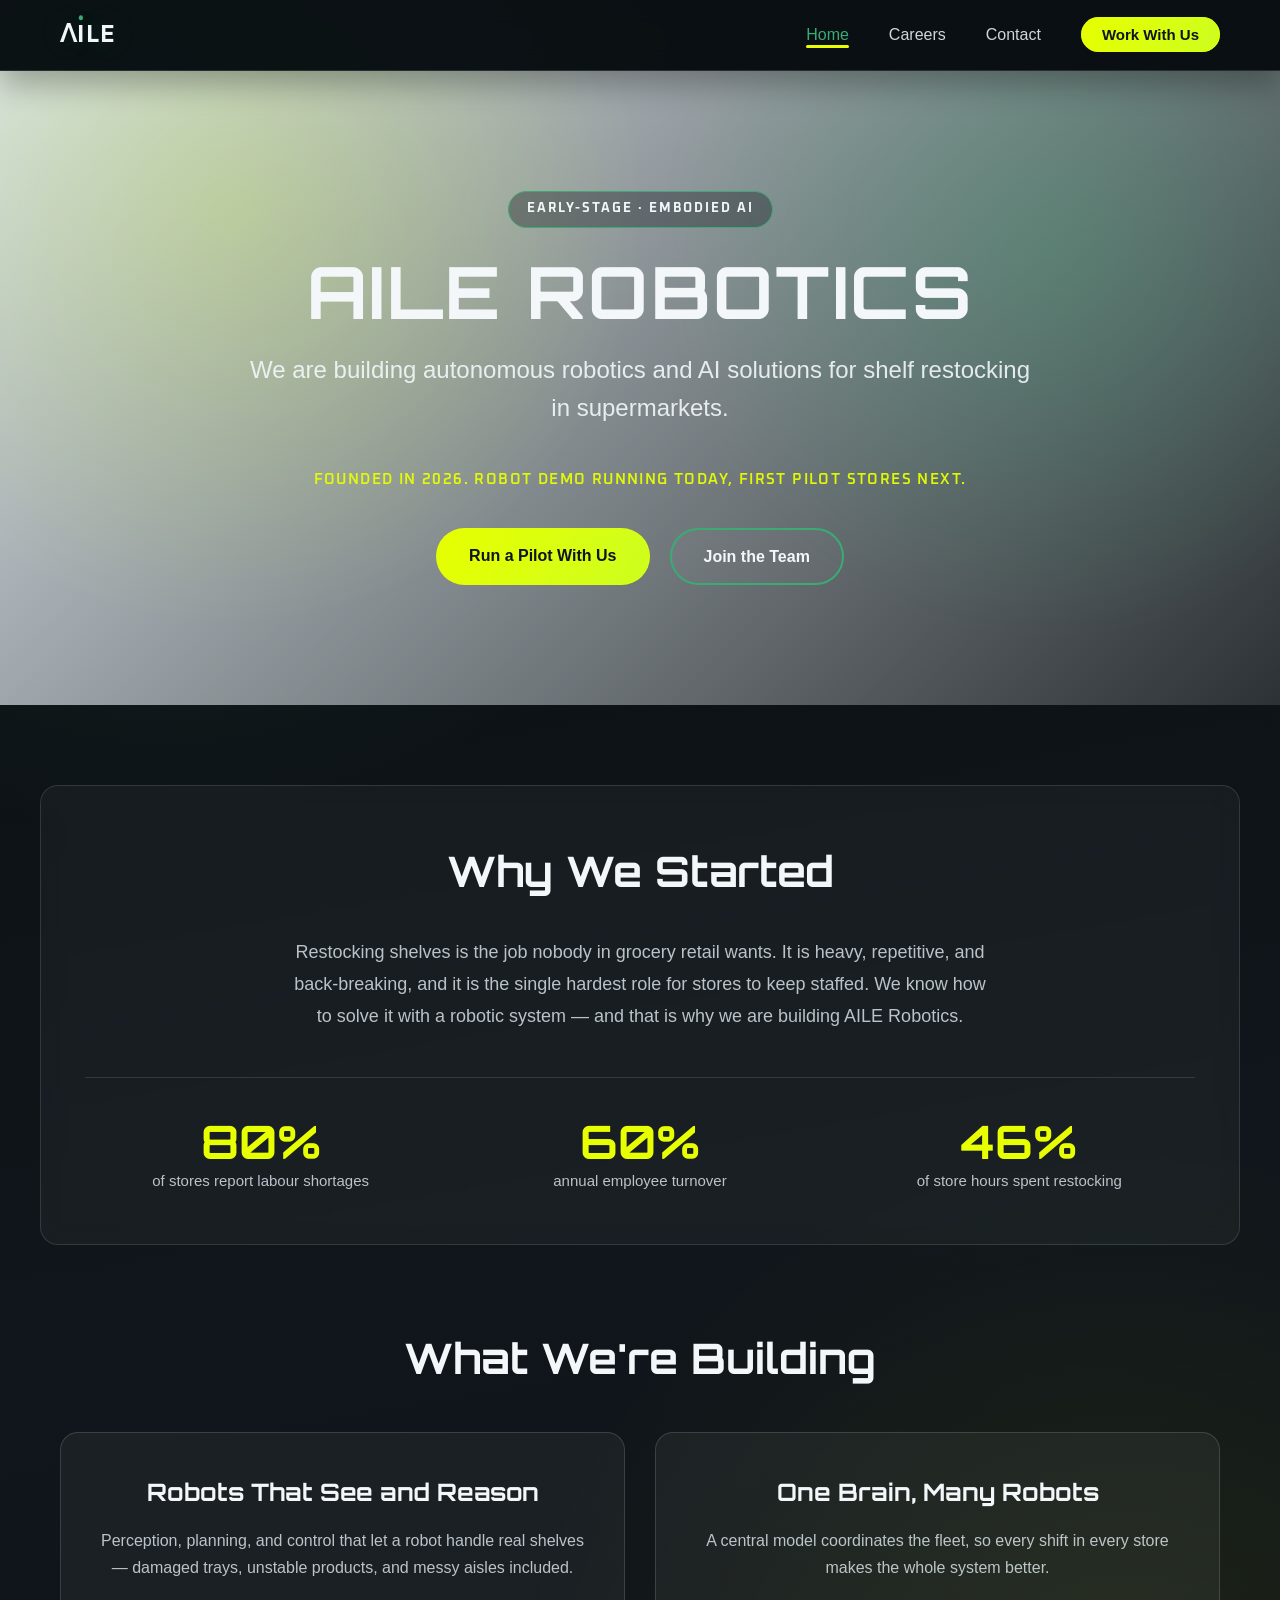
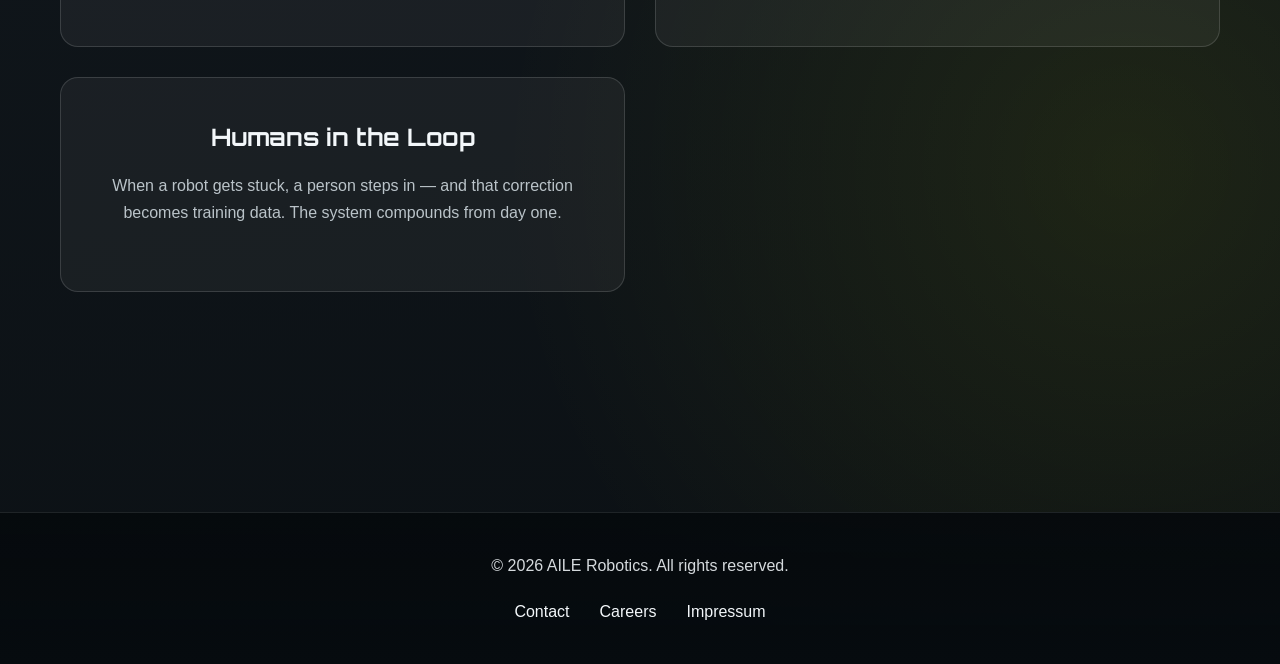
<file: index.html>
<!DOCTYPE html>
<html lang="en">
<head>
    <meta charset="UTF-8">
    <meta name="viewport" content="width=device-width, initial-scale=1.0">
    <title>AILE Robotics</title>
    <meta name="description" content="AILE Robotics is an early-stage startup building autonomous robotics and AI for shelf restocking in supermarkets.">
    <link rel="stylesheet" href="styles.css">
</head>
<body>
    <!-- Navigation -->
    <nav class="navbar">
        <div class="nav-container">
            <div class="logo">Ʌ<span class="logo-i">I</span>LE</div>
            <ul class="nav-menu">
                <li><a href="index.html" class="nav-link active">Home</a></li>
                <li><a href="jobs.html" class="nav-link">Careers</a></li>
                <li><a href="contact.html" class="nav-link">Contact</a></li>
                <li><a href="contact.html?subject=Pilot+Project+Inquiry" class="nav-cta">Work With Us</a></li>
            </ul>
        </div>
    </nav>

    <!-- Hero Section -->
    <section class="hero">
        <div class="hero-content">
            <span class="hero-tag">Early-Stage · Embodied AI</span>
            <h1>AILE ROBOTICS</h1>
            <p>We are building autonomous robotics and AI solutions for shelf restocking in supermarkets.</p>
            <p class="hero-note">Founded in 2026. Robot demo running today, first pilot stores next.</p>
            <div class="hero-buttons">
                <a href="contact.html?subject=Pilot+Project+Inquiry" class="btn btn-primary">Run a Pilot With Us</a>
                <a href="jobs.html" class="btn btn-secondary">Join the Team</a>
            </div>
        </div>
    </section>

    <!-- Problem Section -->
    <section class="about">
        <div class="container">
            <h2>Why We Started</h2>
            <p>Restocking shelves is the job nobody in grocery retail wants. It is heavy, repetitive, and back-breaking, and it is the single hardest role for stores to keep staffed. We know how to solve it with a robotic system — and that is why we are building AILE Robotics.</p>
            <div class="stats-grid">
                <div class="stat">
                    <span class="stat-number">80%</span>
                    <span class="stat-label">of stores report labour shortages</span>
                </div>
                <div class="stat">
                    <span class="stat-number">60%</span>
                    <span class="stat-label">annual employee turnover</span>
                </div>
                <div class="stat">
                    <span class="stat-number">46%</span>
                    <span class="stat-label">of store hours spent restocking</span>
                </div>
            </div>
        </div>
    </section>

    <!-- What We're Building -->
    <section class="build">
        <div class="container">
            <h2>What We're Building</h2>
            <div class="options-grid build-grid">
                <div class="option-card">
                    <h3>Robots That See and Reason</h3>
                    <p>Perception, planning, and control that let a robot handle real shelves — damaged trays, unstable products, and messy aisles included.</p>
                </div>
                <div class="option-card">
                    <h3>One Brain, Many Robots</h3>
                    <p>A central model coordinates the fleet, so every shift in every store makes the whole system better.</p>
                </div>
                <div class="option-card">
                    <h3>Humans in the Loop</h3>
                    <p>When a robot gets stuck, a person steps in — and that correction becomes training data. The system compounds from day one.</p>
                </div>
            </div>
        </div>
    </section>

    <!-- Footer -->
    <footer class="footer">
        <div class="footer-content">
            <p>&copy; 2026 AILE Robotics. All rights reserved.</p>
            <ul class="footer-links">
                <li><a href="contact.html">Contact</a></li>
                <li><a href="jobs.html">Careers</a></li>
            <li><a href="impressum.html">Impressum</a></li>
            </ul>
        </div>
    </footer>
</body>
</html>
</file>
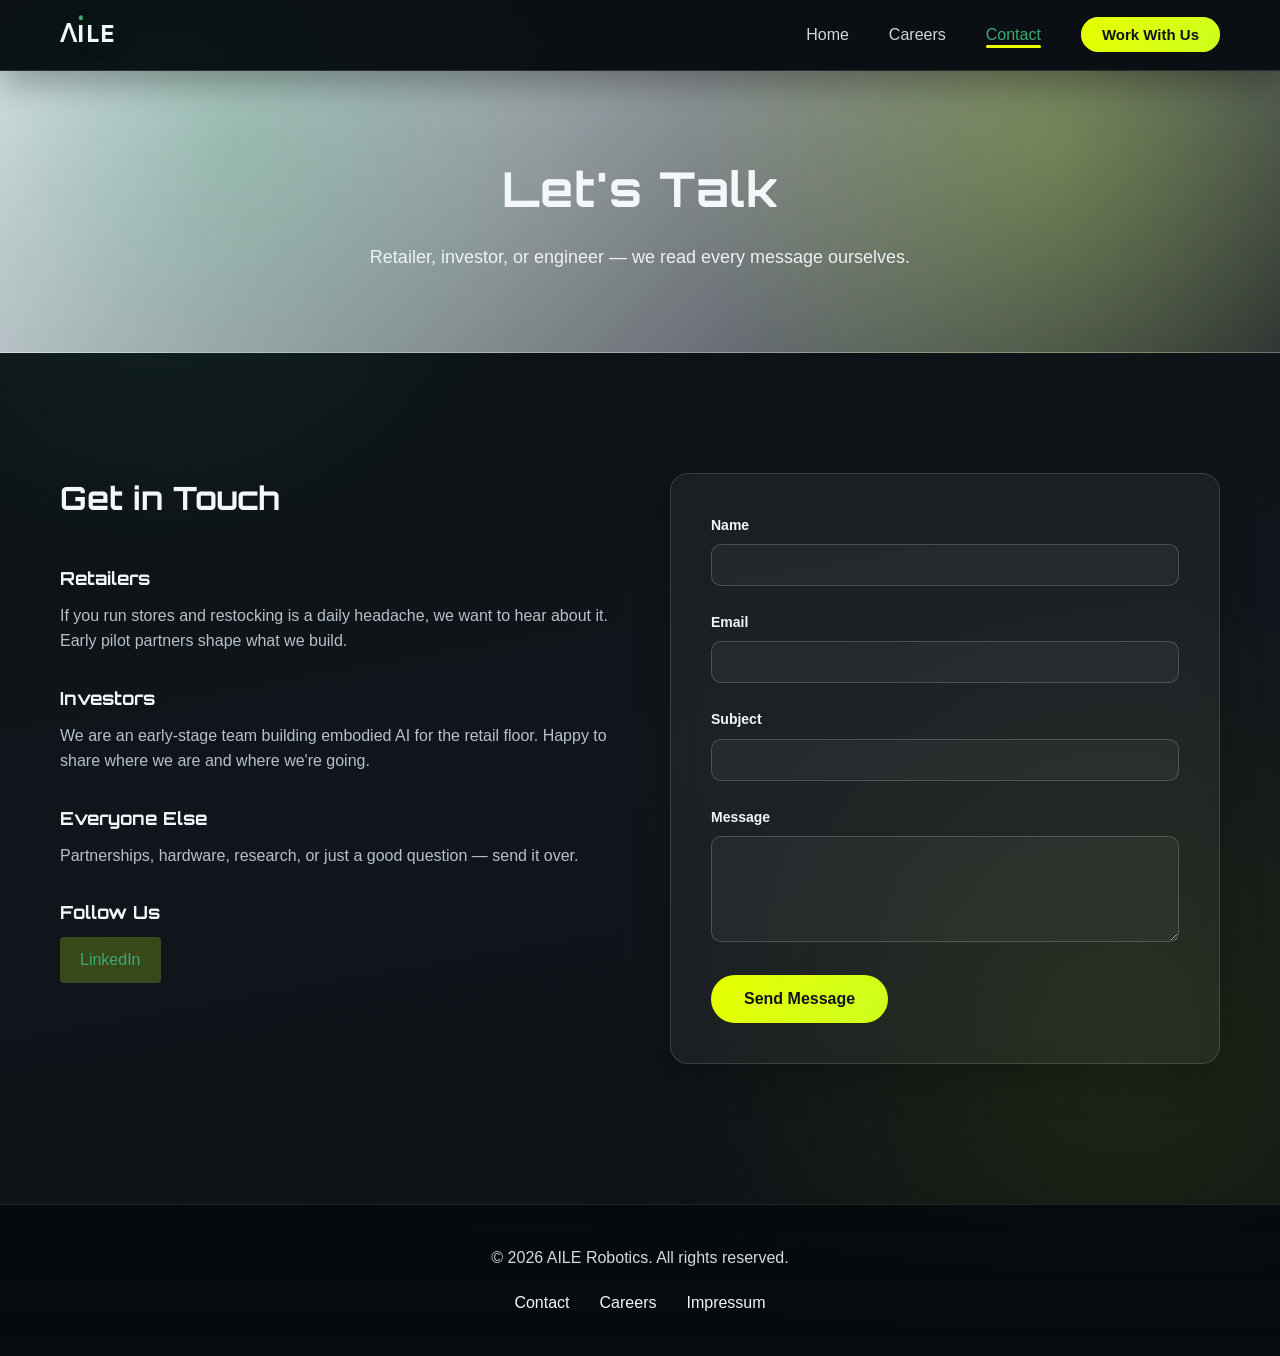
<file: contact.html>
<!DOCTYPE html>
<html lang="en">
<head>
    <meta charset="UTF-8">
    <meta name="viewport" content="width=device-width, initial-scale=1.0">
    <title>Contact - AILE Robotics</title>
    <link rel="stylesheet" href="styles.css">
</head>
<body>
    <!-- Navigation -->
    <nav class="navbar">
        <div class="nav-container">
            <div class="logo">Ʌ<span class="logo-i">I</span>LE</div>
            <ul class="nav-menu">
                <li><a href="index.html" class="nav-link">Home</a></li>
                <li><a href="jobs.html" class="nav-link">Careers</a></li>
                <li><a href="contact.html" class="nav-link active">Contact</a></li>
                <li><a href="contact.html?subject=Pilot+Project+Inquiry" class="nav-cta">Work With Us</a></li>
            </ul>
        </div>
    </nav>

    <!-- Page Header -->
    <section class="page-header">
        <h1>Let's Talk</h1>
        <p>Retailer, investor, or engineer — we read every message ourselves.</p>
    </section>

    <!-- Contact Section -->
    <section class="contact-section">
        <div class="container">
            <div class="contact-wrapper">
                <!-- Contact Information -->
                <div class="contact-info">
                    <h2>Get in Touch</h2>
                    <div class="info-item">
                        <h3>Retailers</h3>
                        <p>If you run stores and restocking is a daily headache, we want to hear about it. Early pilot partners shape what we build.</p>
                    </div>
                    <div class="info-item">
                        <h3>Investors</h3>
                        <p>We are an early-stage team building embodied AI for the retail floor. Happy to share where we are and where we're going.</p>
                    </div>
                    <div class="info-item">
                        <h3>Everyone Else</h3>
                        <p>Partnerships, hardware, research, or just a good question — send it over.</p>
                    </div>
                    <div class="info-item">
                        <h3>Follow Us</h3>
                        <div class="social-links">
                            <a href="https://www.linkedin.com/company/ailerobotics/" target="_blank" class="social-link">LinkedIn</a>
                        </div>
                    </div>
                </div>

                <!-- Contact Form -->
                <div id="form-status" class="form-status hidden"></div>
                <form class="contact-form" action="https://formsubmit.co/ailerobotics@gmail.com" method="POST">
                    <!-- FormSubmit configuration -->
                    <input type="hidden" name="_subject" value="New message from AILE Robotics website">
                    <input type="hidden" name="_template" value="table">
                    <input type="hidden" name="_captcha" value="true">
                    <input type="hidden" name="_next" value="https://ailerobotics.com/contact.html?sent=1">
                    <!-- Honeypot to reduce spam -->
                    <input type="text" name="_honey" style="display:none">

                    <div class="form-group">
                        <label for="name">Name</label>
                        <input type="text" id="name" name="name" required>
                    </div>
                    <div class="form-group">
                        <label for="email">Email</label>
                        <input type="email" id="email" name="email" required>
                    </div>
                    <div class="form-group">
                        <label for="subject">Subject</label>
                        <input type="text" id="subject" name="subject" required>
                    </div>
                    <div class="form-group">
                        <label for="message">Message</label>
                        <textarea id="message" name="message" rows="5" required></textarea>
                    </div>
                    <button type="submit" class="btn btn-primary">Send Message</button>
                </form>
            </div>
        </div>
    </section>

    <!-- Footer -->
    <footer class="footer">
        <div class="footer-content">
            <p>&copy; 2026 AILE Robotics. All rights reserved.</p>
            <ul class="footer-links">
                <li><a href="contact.html">Contact</a></li>
                <li><a href="jobs.html">Careers</a></li>
            <li><a href="impressum.html">Impressum</a></li>
            </ul>
        </div>
    </footer>

    <script src="script.js"></script>
</body>
</html>
</file>
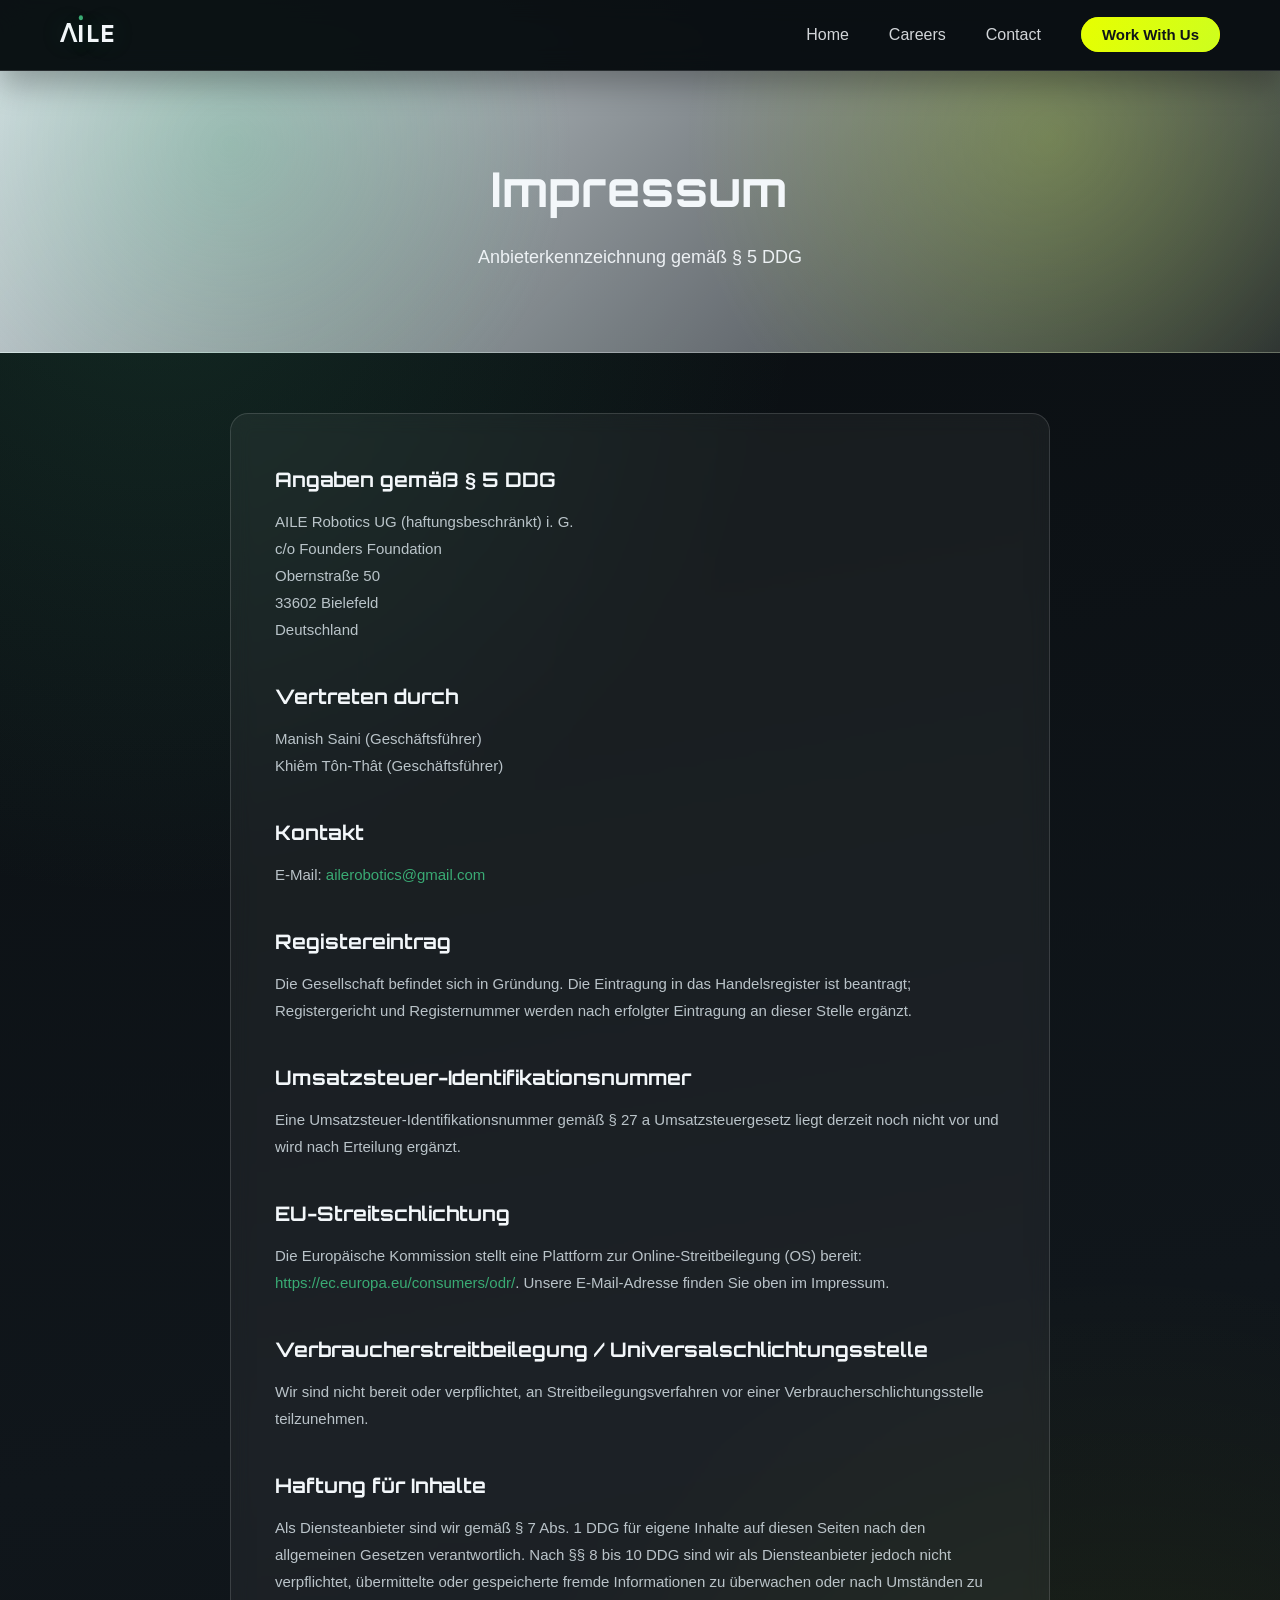
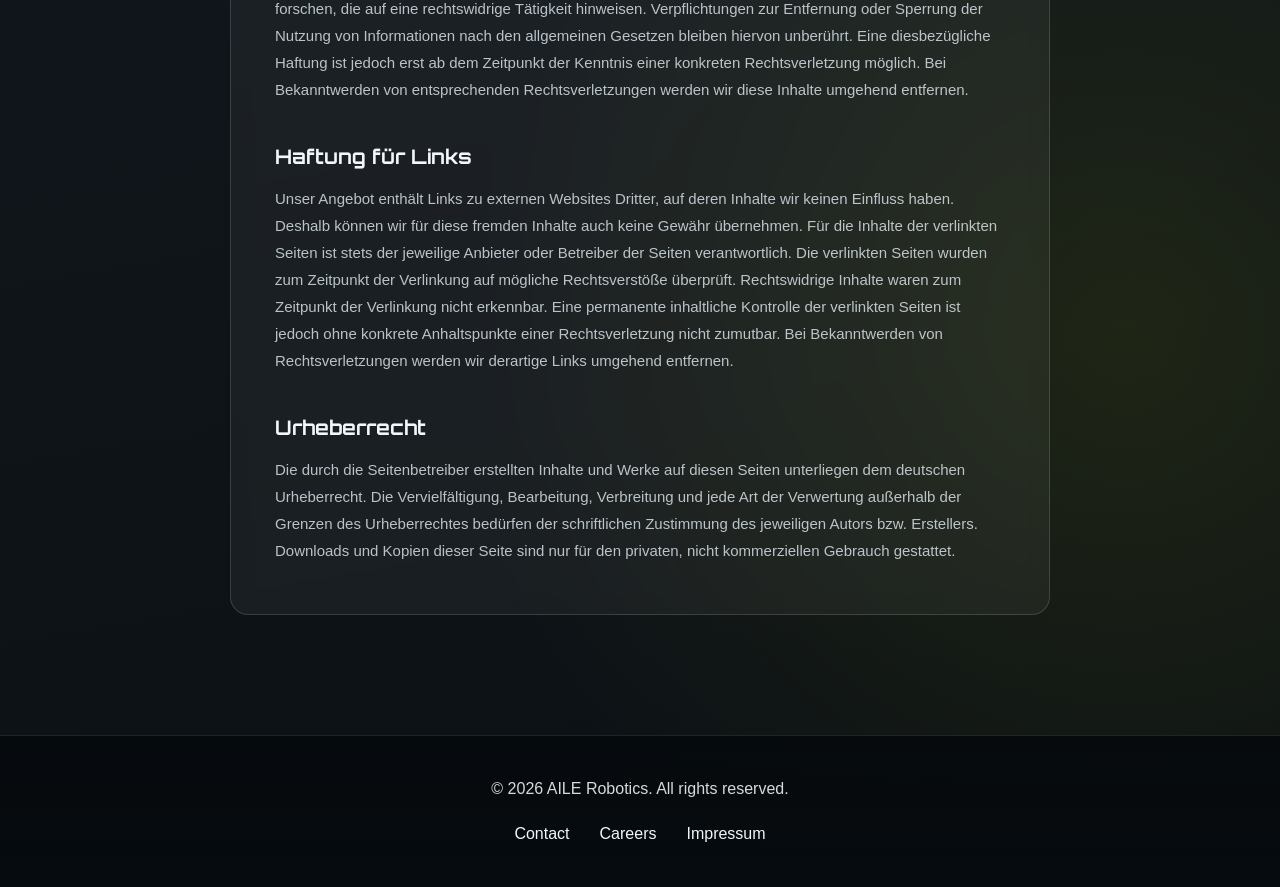
<file: impressum.html>
<!DOCTYPE html>
<html lang="de">
<head>
    <meta charset="UTF-8">
    <meta name="viewport" content="width=device-width, initial-scale=1.0">
    <title>Impressum - AILE Robotics</title>
    <meta name="description" content="Impressum und Anbieterkennzeichnung gemäß § 5 DDG für AILE Robotics.">
    <meta name="robots" content="noindex">
    <link rel="stylesheet" href="styles.css">
</head>
<body>
    <!-- Navigation -->
    <nav class="navbar">
        <div class="nav-container">
            <div class="logo">Ʌ<span class="logo-i">I</span>LE</div>
            <ul class="nav-menu">
                <li><a href="index.html" class="nav-link">Home</a></li>
                <li><a href="jobs.html" class="nav-link">Careers</a></li>
                <li><a href="contact.html" class="nav-link">Contact</a></li>
                <li><a href="contact.html?subject=Pilot+Project+Inquiry" class="nav-cta">Work With Us</a></li>
            </ul>
        </div>
    </nav>

    <!-- Page Header -->
    <section class="page-header">
        <h1>Impressum</h1>
        <p>Anbieterkennzeichnung gemäß § 5 DDG</p>
    </section>

    <!-- Legal Content -->
    <section class="legal-section">
        <div class="container">
            <div class="legal-content">
                <h2>Angaben gemäß § 5 DDG</h2>
                <p>
                    AILE Robotics UG (haftungsbeschränkt) i. G.<br>
                    c/o Founders Foundation<br>
                    Obernstraße 50<br>
                    33602 Bielefeld<br>
                    Deutschland
                </p>

                <h2>Vertreten durch</h2>
                <p>
                    Manish Saini (Geschäftsführer)<br>
                    Khiêm Tôn-Thât (Geschäftsführer)
                </p>

                <h2>Kontakt</h2>
                <p>
                    E-Mail: <a href="mailto:ailerobotics@gmail.com">ailerobotics@gmail.com</a>
                </p>

                <h2>Registereintrag</h2>
                <p>Die Gesellschaft befindet sich in Gründung. Die Eintragung in das Handelsregister ist beantragt; Registergericht und Registernummer werden nach erfolgter Eintragung an dieser Stelle ergänzt.</p>

                <h2>Umsatzsteuer-Identifikationsnummer</h2>
                <p>Eine Umsatzsteuer-Identifikationsnummer gemäß § 27 a Umsatzsteuergesetz liegt derzeit noch nicht vor und wird nach Erteilung ergänzt.</p>

                <h2>EU-Streitschlichtung</h2>
                <p>Die Europäische Kommission stellt eine Plattform zur Online-Streitbeilegung (OS) bereit: <a href="https://ec.europa.eu/consumers/odr/" target="_blank" rel="noopener">https://ec.europa.eu/consumers/odr/</a>. Unsere E-Mail-Adresse finden Sie oben im Impressum.</p>

                <h2>Verbraucherstreitbeilegung / Universalschlichtungsstelle</h2>
                <p>Wir sind nicht bereit oder verpflichtet, an Streitbeilegungsverfahren vor einer Verbraucherschlichtungsstelle teilzunehmen.</p>

                <h2>Haftung für Inhalte</h2>
                <p>Als Diensteanbieter sind wir gemäß § 7 Abs. 1 DDG für eigene Inhalte auf diesen Seiten nach den allgemeinen Gesetzen verantwortlich. Nach §§ 8 bis 10 DDG sind wir als Diensteanbieter jedoch nicht verpflichtet, übermittelte oder gespeicherte fremde Informationen zu überwachen oder nach Umständen zu forschen, die auf eine rechtswidrige Tätigkeit hinweisen. Verpflichtungen zur Entfernung oder Sperrung der Nutzung von Informationen nach den allgemeinen Gesetzen bleiben hiervon unberührt. Eine diesbezügliche Haftung ist jedoch erst ab dem Zeitpunkt der Kenntnis einer konkreten Rechtsverletzung möglich. Bei Bekanntwerden von entsprechenden Rechtsverletzungen werden wir diese Inhalte umgehend entfernen.</p>

                <h2>Haftung für Links</h2>
                <p>Unser Angebot enthält Links zu externen Websites Dritter, auf deren Inhalte wir keinen Einfluss haben. Deshalb können wir für diese fremden Inhalte auch keine Gewähr übernehmen. Für die Inhalte der verlinkten Seiten ist stets der jeweilige Anbieter oder Betreiber der Seiten verantwortlich. Die verlinkten Seiten wurden zum Zeitpunkt der Verlinkung auf mögliche Rechtsverstöße überprüft. Rechtswidrige Inhalte waren zum Zeitpunkt der Verlinkung nicht erkennbar. Eine permanente inhaltliche Kontrolle der verlinkten Seiten ist jedoch ohne konkrete Anhaltspunkte einer Rechtsverletzung nicht zumutbar. Bei Bekanntwerden von Rechtsverletzungen werden wir derartige Links umgehend entfernen.</p>

                <h2>Urheberrecht</h2>
                <p>Die durch die Seitenbetreiber erstellten Inhalte und Werke auf diesen Seiten unterliegen dem deutschen Urheberrecht. Die Vervielfältigung, Bearbeitung, Verbreitung und jede Art der Verwertung außerhalb der Grenzen des Urheberrechtes bedürfen der schriftlichen Zustimmung des jeweiligen Autors bzw. Erstellers. Downloads und Kopien dieser Seite sind nur für den privaten, nicht kommerziellen Gebrauch gestattet.</p>
            </div>
        </div>
    </section>

    <!-- Footer -->
    <footer class="footer">
        <div class="footer-content">
            <p>&copy; 2026 AILE Robotics. All rights reserved.</p>
            <ul class="footer-links">
                <li><a href="contact.html">Contact</a></li>
                <li><a href="jobs.html">Careers</a></li>
                <li><a href="impressum.html">Impressum</a></li>
            </ul>
        </div>
    </footer>
</body>
</html>
</file>
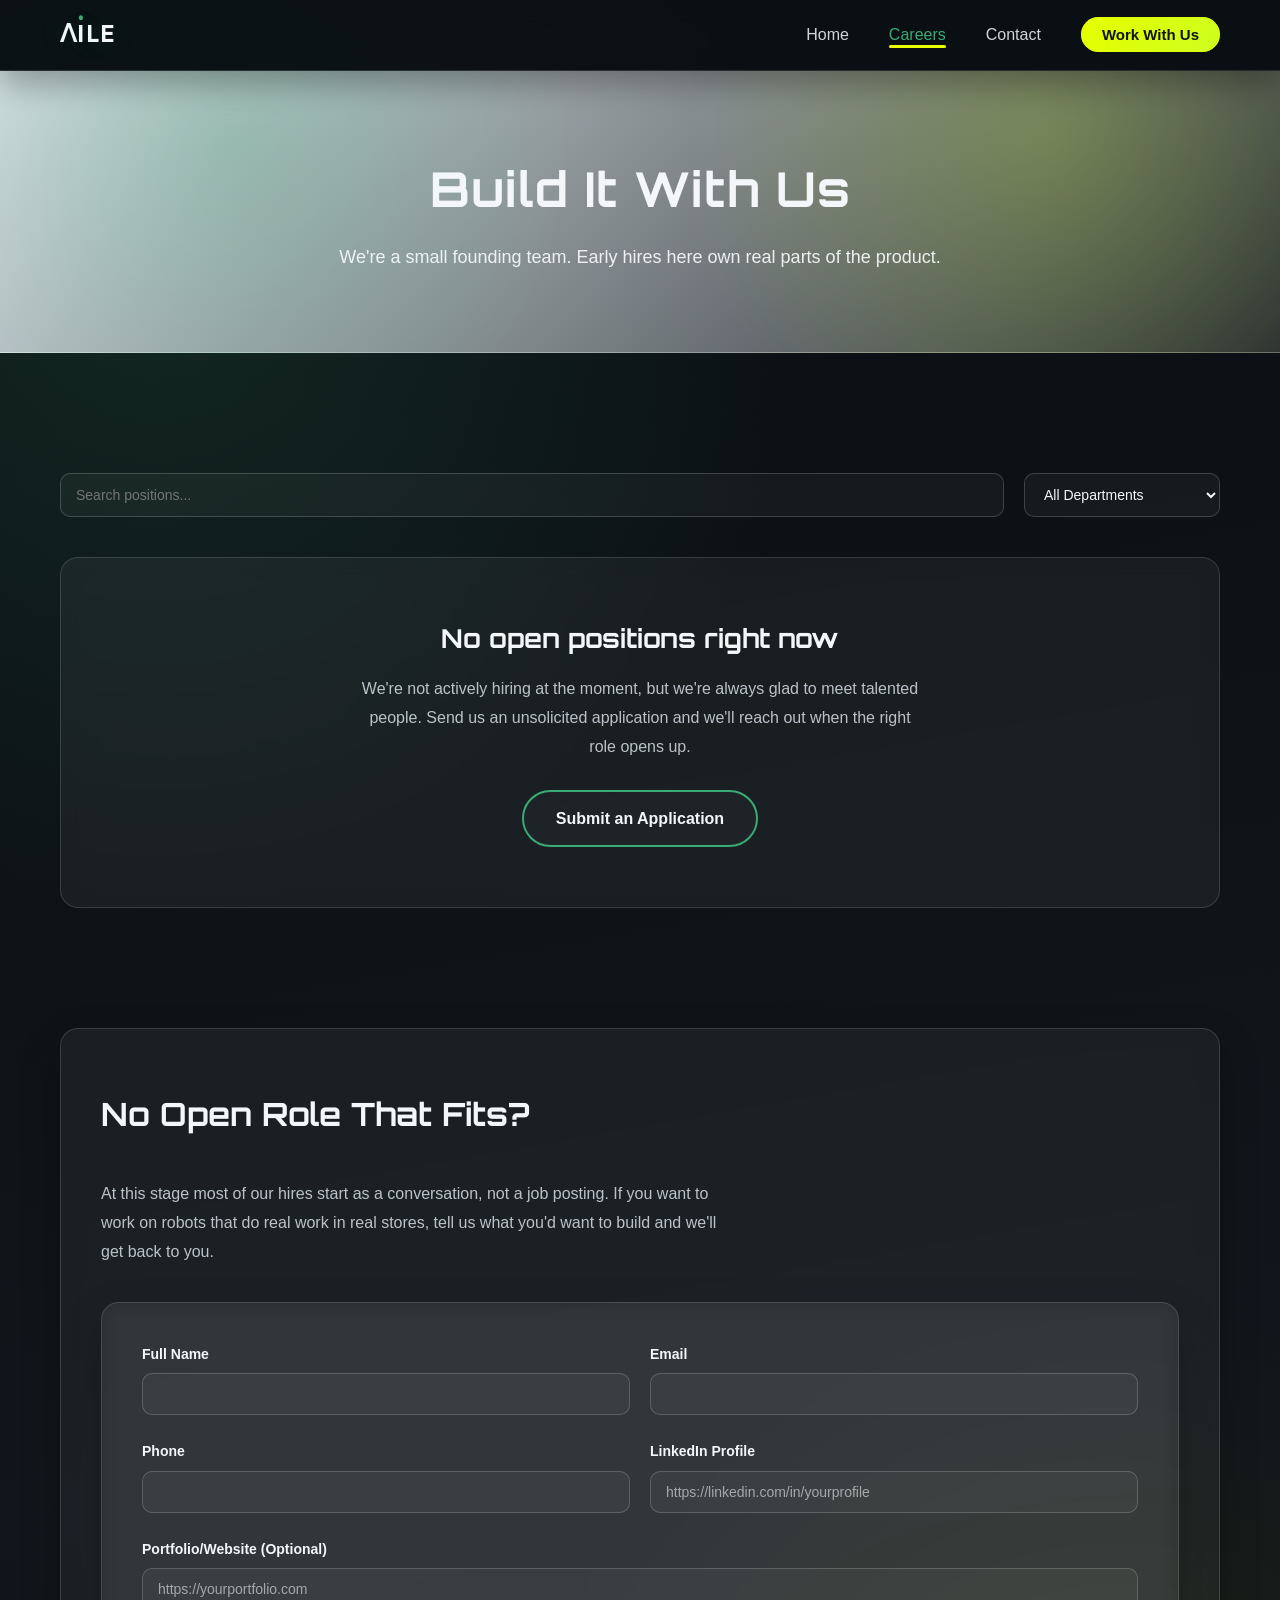
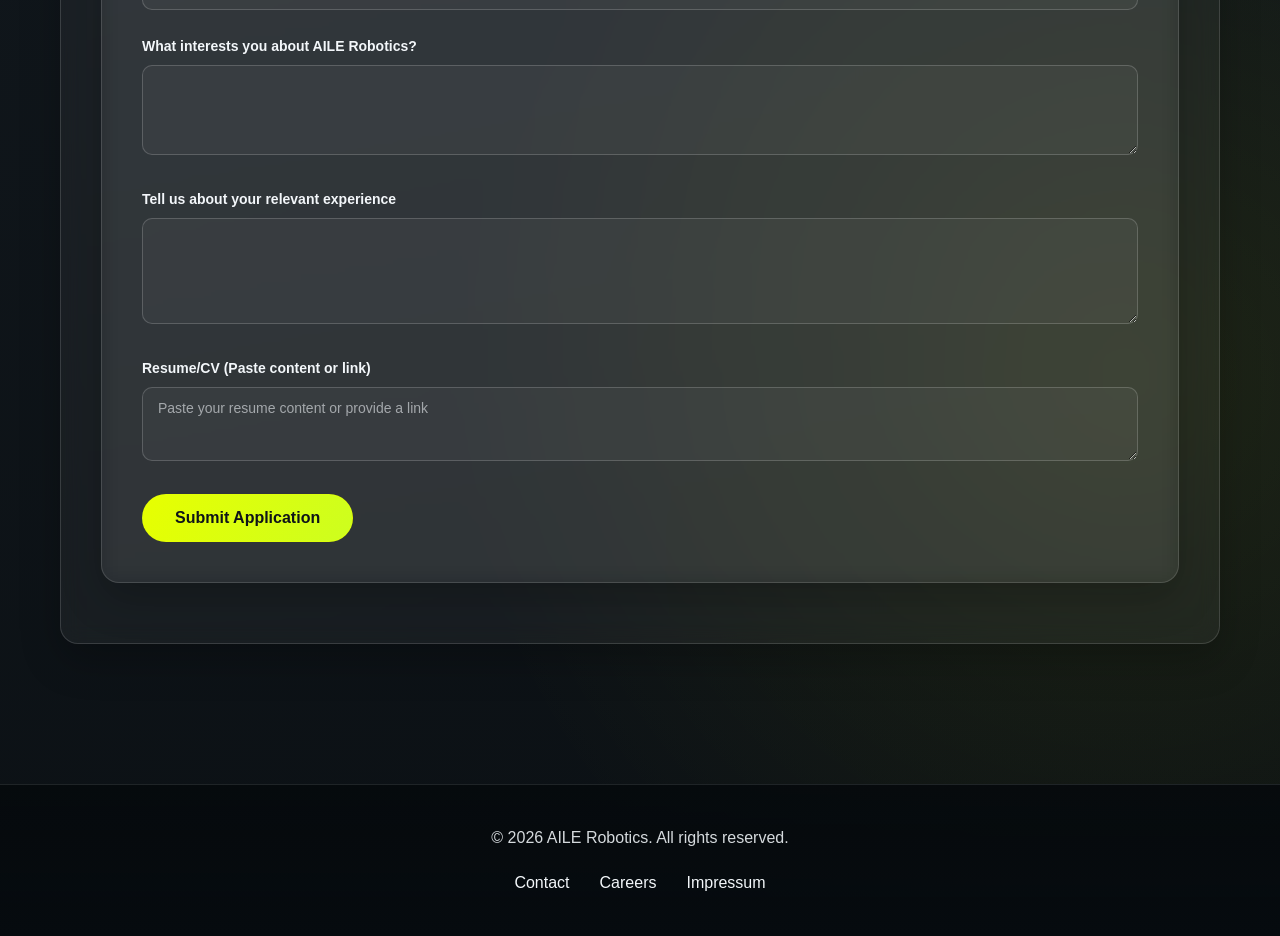
<file: jobs.html>
<!DOCTYPE html>
<html lang="en">
<head>
    <meta charset="UTF-8">
    <meta name="viewport" content="width=device-width, initial-scale=1.0">
    <title>Careers - AILE Robotics</title>
    <link rel="stylesheet" href="styles.css">
</head>
<body>
    <!-- Navigation -->
    <nav class="navbar">
        <div class="nav-container">
            <div class="logo">Ʌ<span class="logo-i">I</span>LE</div>
            <ul class="nav-menu">
                <li><a href="index.html" class="nav-link">Home</a></li>
                <li><a href="jobs.html" class="nav-link active">Careers</a></li>
                <li><a href="contact.html" class="nav-link">Contact</a></li>
                <li><a href="contact.html?subject=Pilot+Project+Inquiry" class="nav-cta">Work With Us</a></li>
            </ul>
        </div>
    </nav>

    <!-- Page Header -->
    <section class="page-header">
        <h1>Build It With Us</h1>
        <p>We're a small founding team. Early hires here own real parts of the product.</p>
    </section>

    <!-- Jobs Section -->
    <section class="jobs-section">
        <div class="container">
            <!-- Job Filters -->
            <div class="filters">
                <input type="text" id="search-jobs" class="search-input" placeholder="Search positions...">
                <select id="filter-dept" class="filter-select">
                    <option value="">All Departments</option>
                    <option value="engineering">Engineering</option>
                    <option value="research">Research</option>
                    <option value="operations">Operations</option>
                    <option value="business">Business Development</option>
                </select>
            </div>

            <!-- Job Listings -->
            <div class="jobs-list" id="jobs-container">
                <!-- Job postings will be loaded here -->
            </div>
        </div>
    </section>

    <!-- Unsolicited Application Section -->
    <section class="connect-section">
        <div class="container">
            <div id="unsolicited-form" class="form-section">
                <h2>No Open Role That Fits?</h2>
                <p style="color: var(--text-secondary); margin-bottom: 35px; max-width: 640px; line-height: 1.8;">At this stage most of our hires start as a conversation, not a job posting. If you want to work on robots that do real work in real stores, tell us what you'd want to build and we'll get back to you.</p>

                <div id="form-status" class="form-status hidden"></div>

                <form class="application-form" action="https://formsubmit.co/ailerobotics@gmail.com" method="POST">
                    <input type="hidden" name="_subject" value="New unsolicited application - AILE Robotics">
                    <input type="hidden" name="_template" value="table">
                    <input type="hidden" name="_captcha" value="true">
                    <input type="hidden" name="_next" value="https://ailerobotics.com/jobs.html?sent=1">
                    <input type="text" name="_honey" style="display:none">

                    <div class="form-row">
                        <div class="form-group">
                            <label for="app-name">Full Name</label>
                            <input type="text" id="app-name" name="name" required>
                        </div>
                        <div class="form-group">
                            <label for="app-email">Email</label>
                            <input type="email" id="app-email" name="email" required>
                        </div>
                    </div>

                    <div class="form-row">
                        <div class="form-group">
                            <label for="app-phone">Phone</label>
                            <input type="tel" id="app-phone" name="phone" required>
                        </div>
                        <div class="form-group">
                            <label for="app-linkedin">LinkedIn Profile</label>
                            <input type="url" id="app-linkedin" name="linkedin" placeholder="https://linkedin.com/in/yourprofile">
                        </div>
                    </div>

                    <div class="form-group">
                        <label for="app-portfolio">Portfolio/Website (Optional)</label>
                        <input type="url" id="app-portfolio" name="portfolio" placeholder="https://yourportfolio.com">
                    </div>

                    <div class="form-group">
                        <label for="app-interests">What interests you about AILE Robotics?</label>
                        <textarea id="app-interests" name="interests" rows="4" required></textarea>
                    </div>

                    <div class="form-group">
                        <label for="app-experience">Tell us about your relevant experience</label>
                        <textarea id="app-experience" name="experience" rows="5" required></textarea>
                    </div>

                    <div class="form-group">
                        <label for="app-resume">Resume/CV (Paste content or link)</label>
                        <textarea id="app-resume" name="resume" rows="3" placeholder="Paste your resume content or provide a link"></textarea>
                    </div>

                    <button type="submit" class="btn btn-primary">Submit Application</button>
                </form>
            </div>
        </div>
    </section>

    <!-- Job Details Modal -->
    <div id="job-modal" class="modal hidden">
        <div class="modal-content">
            <span class="close-btn" onclick="closeJobModal()">&times;</span>
            <div id="job-detail-content">
                <!-- Job details will be loaded here -->
            </div>
            <button class="btn btn-primary" onclick="openApplicationForm()">Apply Now</button>
        </div>
    </div>

    <!-- Application Modal -->
    <div id="application-modal" class="modal hidden">
        <div class="modal-content">
            <span class="close-btn" onclick="closeApplicationModal()">&times;</span>
            <h2>Apply for Position</h2>
            <form class="application-form" onsubmit="handleJobApplication(event)">
                <input type="hidden" id="job-id" name="job_id">
                
                <div class="form-row">
                    <div class="form-group">
                        <label for="job-app-name">Full Name</label>
                        <input type="text" id="job-app-name" name="name" required>
                    </div>
                    <div class="form-group">
                        <label for="job-app-email">Email</label>
                        <input type="email" id="job-app-email" name="email" required>
                    </div>
                </div>

                <div class="form-row">
                    <div class="form-group">
                        <label for="job-app-phone">Phone</label>
                        <input type="tel" id="job-app-phone" name="phone" required>
                    </div>
                    <div class="form-group">
                        <label for="job-app-linkedin">LinkedIn Profile</label>
                        <input type="url" id="job-app-linkedin" name="linkedin">
                    </div>
                </div>

                <div class="form-group">
                    <label for="job-app-cover">Cover Letter</label>
                    <textarea id="job-app-cover" name="cover_letter" rows="5" required></textarea>
                </div>

                <div class="form-group">
                    <label for="job-app-resume">Resume Link or Content</label>
                    <textarea id="job-app-resume" name="resume" rows="3" required></textarea>
                </div>

                <button type="submit" class="btn btn-primary">Submit Application</button>
            </form>
        </div>
    </div>

    <!-- Footer -->
    <footer class="footer">
        <div class="footer-content">
            <p>&copy; 2026 AILE Robotics. All rights reserved.</p>
            <ul class="footer-links">
                <li><a href="contact.html">Contact</a></li>
                <li><a href="jobs.html">Careers</a></li>
            <li><a href="impressum.html">Impressum</a></li>
            </ul>
        </div>
    </footer>

    <script src="script.js"></script>
</body>
</html>
</file>
<file: styles.css>
@import url('https://fonts.googleapis.com/css2?family=Orbitron:wght@400;500;600;700;800&family=Oxanium:wght@500;600;700;800&display=swap');

/* Color Variables */
:root {
    --primary-teal: #d7e0e5;
    --accent-yellow: #E7FF00;
    --accent-green: #3AAB74;
    --accent-gray: #1e252a;
    --light-gray: rgba(255, 255, 255, 0.05);
    --dark-gray: #0b1014;
    --white: #f3f7fa;
    --text-primary: #f3f7fa;
    --text-secondary: rgba(226, 236, 243, 0.8);
    --accent-soft: rgba(205, 254, 31, 0.22);
}

/* Reset & General */
* {
    margin: 0;
    padding: 0;
    box-sizing: border-box;
}

html {
    scroll-behavior: smooth;
}

body {
    font-family: 'Segoe UI', Tahoma, Geneva, Verdana, sans-serif;
    line-height: 1.6;
    color: var(--text-primary);
    background:
        radial-gradient(circle at 12% 10%, rgba(58, 171, 116, 0.16) 0%, rgba(58, 171, 116, 0) 26%),
        radial-gradient(circle at 88% 78%, rgba(231, 255, 0, 0.08) 0%, rgba(231, 255, 0, 0) 30%),
        linear-gradient(170deg, #090d10 0%, #10161b 55%, #0b1014 100%);
}

h1,
h2,
h3,
h4,
h5,
h6 {
    font-family: 'Orbitron', 'Segoe UI', Tahoma, Geneva, Verdana, sans-serif;
}

.container {
    max-width: 1200px;
    margin: 0 auto;
    padding: 0 20px;
}

/* Navigation */
.navbar {
    background-color: rgba(11, 16, 20, 0.82);
    border-bottom: 1px solid rgba(255, 255, 255, 0.12);
    position: sticky;
    top: 0;
    z-index: 100;
    box-shadow: 0 14px 30px rgba(0, 0, 0, 0.28);
    backdrop-filter: blur(12px);
}

.nav-container {
    max-width: 1200px;
    margin: 0 auto;
    padding: 0 20px;
    display: flex;
    justify-content: space-between;
    align-items: center;
    height: 70px;
}

.logo {
    font-size: 24px;
    font-weight: bold;
    font-family: 'Oxanium', 'Orbitron', 'Segoe UI', Tahoma, Geneva, Verdana, sans-serif;
    color: var(--white);
    letter-spacing: 1.45px;
    text-shadow: 0 0 24px rgba(58, 171, 116, 0.22);
}

.logo-i {
    font-size: 1em;
    color: var(--white);
    text-transform: none;
    font-weight: 700;
    position: relative;
    display: inline-block;
    line-height: 1;
    --dot-x-adjust: -0.03em;
}

.logo-i::after {
    content: '';
    position: absolute;
    width: 0.2em;
    height: 0.2em;
    border-radius: 50%;
    background-color: var(--accent-green);
    top: -0.12em;
    left: 50%;
    transform: translate(calc(-50% + var(--dot-x-adjust)), -100%);
}

.nav-menu {
    display: flex;
    list-style: none;
    gap: 40px;
}

.nav-link {
    text-decoration: none;
    color: rgba(243, 247, 250, 0.86);
    font-weight: 500;
    transition: color 0.3s ease;
    position: relative;
}

.nav-link:hover,
.nav-link.active {
    color: var(--accent-green);
}

.nav-link.active::after {
    content: '';
    position: absolute;
    bottom: -5px;
    left: 0;
    width: 100%;
    height: 3px;
    background-color: var(--accent-yellow);
    border-radius: 2px;
}

.nav-cta {
    text-decoration: none;
    padding: 8px 20px;
    border-radius: 999px;
    background: linear-gradient(120deg, var(--accent-yellow), #CDFE1F);
    color: #0f1418;
    font-weight: 700;
    font-size: 15px;
    border: 1px solid rgba(231, 255, 0, 0.5);
    transition: transform 0.3s ease, box-shadow 0.3s ease;
    white-space: nowrap;
}

.nav-cta:hover {
    transform: translateY(-2px);
    box-shadow: 0 12px 24px rgba(231, 255, 0, 0.22);
}

/* Hero Section */
.hero {
    background:
        radial-gradient(circle at 18% 22%, var(--accent-soft) 0%, rgba(205, 254, 31, 0) 36%),
        radial-gradient(circle at 82% 28%, rgba(58, 171, 116, 0.28) 0%, rgba(58, 171, 116, 0) 34%),
        linear-gradient(135deg, var(--primary-teal) 0%, rgba(47, 52, 56, 0.92) 100%);
    color: var(--white);
    padding: 120px 20px;
    text-align: center;
    min-height: 600px;
    display: flex;
    align-items: center;
    justify-content: center;
}

.hero-content {
    max-width: 800px;
}

.hero-tag {
    display: inline-block;
    padding: 7px 18px;
    margin-bottom: 24px;
    border-radius: 999px;
    background-color: rgba(11, 16, 20, 0.35);
    border: 1px solid var(--accent-green);
    color: var(--white);
    font-family: 'Oxanium', 'Orbitron', 'Segoe UI', sans-serif;
    font-size: 13px;
    font-weight: 700;
    letter-spacing: 2px;
    text-transform: uppercase;
}

.hero h1 {
    font-size: clamp(40px, 7vw, 72px);
    font-weight: bold;
    margin-bottom: 20px;
    letter-spacing: 2.4px;
    text-transform: uppercase;
    line-height: 1.1;
}

.hero p {
    font-size: clamp(18px, 2.4vw, 24px);
    margin-bottom: 40px;
    opacity: 0.9;
}

.hero-buttons {
    display: flex;
    gap: 20px;
    justify-content: center;
    flex-wrap: wrap;
}

/* Buttons */
.btn {
    display: inline-block;
    padding: 14px 32px;
    border-radius: 999px;
    text-decoration: none;
    font-weight: 600;
    font-size: 16px;
    border: none;
    cursor: pointer;
    transition: all 0.3s ease;
    text-align: center;
}

.btn-primary {
    background: linear-gradient(120deg, var(--accent-yellow), #CDFE1F);
    color: #0f1418;
    border: 1px solid rgba(231, 255, 0, 0.5);
}

.btn-primary:hover {
    background: linear-gradient(120deg, #f0ff45, #ddff36);
    transform: translateY(-2px);
    box-shadow: 0 16px 30px rgba(231, 255, 0, 0.22);
}

.btn-secondary {
    background-color: rgba(255, 255, 255, 0.02);
    color: var(--white);
    border: 2px solid var(--accent-green);
}

.btn-secondary:hover {
    background-color: var(--accent-green);
    color: #08110d;
    transform: translateY(-2px);
}

/* About Section */
.about {
    background-color: transparent;
    padding: 80px 20px;
    text-align: center;
}

.about .container {
    background: rgba(255, 255, 255, 0.04);
    border: 1px solid rgba(255, 255, 255, 0.12);
    border-radius: 18px;
    padding: 52px 44px;
    backdrop-filter: blur(10px);
}

.about h2 {
    font-size: 42px;
    margin-bottom: 30px;
    color: var(--white);
}

.about p {
    font-size: 18px;
    color: var(--text-secondary);
    max-width: 700px;
    margin: 0 auto;
    line-height: 1.8;
}

/* Hero supporting note */
.hero-note {
    font-size: 15px !important;
    letter-spacing: 1.4px;
    text-transform: uppercase;
    font-family: 'Oxanium', 'Orbitron', 'Segoe UI', sans-serif;
    font-weight: 600;
    color: var(--accent-yellow);
    opacity: 0.95 !important;
    margin-bottom: 36px !important;
}

/* Problem stats */
.stats-grid {
    display: grid;
    grid-template-columns: repeat(auto-fit, minmax(180px, 1fr));
    gap: 28px;
    margin-top: 44px;
    padding-top: 40px;
    border-top: 1px solid rgba(255, 255, 255, 0.12);
}

.stat {
    display: flex;
    flex-direction: column;
    gap: 6px;
}

.stat-number {
    font-family: 'Orbitron', 'Segoe UI', sans-serif;
    font-size: 46px;
    font-weight: 700;
    line-height: 1;
    color: var(--accent-yellow);
}

.stat-label {
    font-size: 15px;
    color: var(--text-secondary);
    line-height: 1.5;
}

/* What We're Building */
.build {
    padding: 0 20px 80px;
    text-align: center;
}

.build h2 {
    font-size: 42px;
    margin-bottom: 40px;
    color: var(--white);
}

.build-grid {
    grid-template-columns: repeat(auto-fit, minmax(280px, 1fr));
    margin-bottom: 0;
}

/* Page Header */
.page-header {
    background:
        radial-gradient(circle at 82% 24%, var(--accent-soft) 0%, rgba(205, 254, 31, 0) 34%),
        radial-gradient(circle at 18% 26%, rgba(58, 171, 116, 0.24) 0%, rgba(58, 171, 116, 0) 32%),
        linear-gradient(135deg, var(--primary-teal) 0%, rgba(47, 52, 56, 0.88) 100%);
    color: var(--white);
    padding: 80px 20px;
    text-align: center;
    margin-bottom: 60px;
    border-bottom: 1px solid rgba(255, 255, 255, 0.12);
}

.page-header h1 {
    font-size: 48px;
    margin-bottom: 15px;
    letter-spacing: 1px;
}

.page-header p {
    font-size: 18px;
    opacity: 0.95;
}

/* Contact Section */
.contact-section {
    padding: 60px 20px;
}

.contact-wrapper {
    display: grid;
    grid-template-columns: 1fr 1fr;
    gap: 60px;
    max-width: 1200px;
    margin: 0 auto;
}

.contact-info h2 {
    font-size: 32px;
    color: var(--white);
    margin-bottom: 40px;
}

.info-item {
    margin-bottom: 30px;
}

.info-item h3 {
    color: var(--white);
    margin-bottom: 10px;
    font-size: 18px;
}

.info-item p {
    color: var(--text-secondary);
    font-size: 16px;
}

.info-item a {
    color: var(--accent-green);
    text-decoration: none;
    transition: color 0.3s ease;
}

.info-item a:hover {
    color: var(--accent-yellow);
}

.social-links {
    display: flex;
    gap: 15px;
}

.social-link {
    display: inline-block;
    padding: 10px 20px;
    background-color: var(--accent-soft);
    color: var(--white);
    text-decoration: none;
    border-radius: 4px;
    transition: all 0.3s ease;
}

.social-link:hover {
    background-color: var(--accent-green);
    color: var(--white);
}

/* Forms */
.contact-form,
.application-form {
    background-color: var(--light-gray);
    padding: 40px;
    border-radius: 18px;
    border: 1px solid rgba(255, 255, 255, 0.14);
    box-shadow: 0 16px 40px rgba(0, 0, 0, 0.22);
    backdrop-filter: blur(10px);
}

.form-group {
    margin-bottom: 25px;
}

.form-row {
    display: grid;
    grid-template-columns: 1fr 1fr;
    gap: 20px;
}

.form-group label {
    display: block;
    margin-bottom: 8px;
    font-weight: 600;
    color: var(--text-primary);
    font-size: 14px;
}

.form-group input,
.form-group textarea {
    width: 100%;
    padding: 12px 15px;
    border: 1px solid rgba(255, 255, 255, 0.18);
    border-radius: 10px;
    background-color: rgba(255, 255, 255, 0.04);
    color: var(--white);
    font-family: inherit;
    font-size: 14px;
    transition: border-color 0.3s ease;
}

.form-group input:focus,
.form-group textarea:focus {
    outline: none;
    border-color: var(--accent-yellow);
    box-shadow: 0 0 0 3px rgba(231, 255, 0, 0.26);
}

.form-group input::placeholder,
.form-group textarea::placeholder {
    color: rgba(243, 247, 250, 0.58);
}

.form-group textarea {
    resize: vertical;
}

/* Form status banner */
.form-status {
    grid-column: 1 / -1;
    margin-bottom: 25px;
    padding: 16px 20px;
    border-radius: 12px;
    background-color: rgba(58, 171, 116, 0.14);
    border: 1px solid var(--accent-green);
    color: var(--white);
    font-weight: 600;
    text-align: center;
}

.form-status.hidden {
    display: none;
}

/* Empty careers state */
.no-openings {
    grid-column: 1 / -1;
    text-align: center;
    background-color: var(--light-gray);
    border: 1px solid rgba(255, 255, 255, 0.14);
    border-radius: 18px;
    padding: 60px 40px;
    backdrop-filter: blur(10px);
}

.no-openings h3 {
    color: var(--white);
    font-size: 26px;
    margin-bottom: 16px;
}

.no-openings p {
    color: var(--text-secondary);
    max-width: 560px;
    margin: 0 auto 28px;
    line-height: 1.8;
}

/* Connect Section */
.connect-section {
    padding: 60px 20px;
}

.connect-wrapper {
    max-width: 1200px;
    margin: 0 auto;
}

.options-grid {
    display: grid;
    grid-template-columns: 1fr 1fr;
    gap: 30px;
    margin-bottom: 60px;
}

.option-card {
    background-color: var(--light-gray);
    padding: 40px;
    border-radius: 18px;
    border-top: 4px solid var(--accent-yellow);
    border: 1px solid rgba(255, 255, 255, 0.14);
    text-align: center;
    transition: transform 0.3s ease, box-shadow 0.3s ease;
}

.option-card:hover {
    transform: translateY(-5px);
    box-shadow: 0 18px 36px rgba(0, 0, 0, 0.26);
}

.option-card h3 {
    font-size: 24px;
    color: var(--white);
    margin-bottom: 15px;
}

.option-card p {
    color: var(--text-secondary);
    margin-bottom: 25px;
    line-height: 1.7;
}

.form-section {
    background-color: var(--light-gray);
    padding: 60px 40px;
    border-radius: 18px;
    border: 1px solid rgba(255, 255, 255, 0.14);
    box-shadow: 0 16px 40px rgba(0, 0, 0, 0.24);
    backdrop-filter: blur(10px);
}

.form-section h2 {
    color: var(--white);
    margin-bottom: 40px;
    font-size: 32px;
}

/* Jobs Section */
.jobs-section {
    padding: 60px 20px;
}

.filters {
    display: flex;
    gap: 20px;
    margin-bottom: 40px;
    flex-wrap: wrap;
    max-width: 1200px;
    margin-left: auto;
    margin-right: auto;
}

.search-input,
.filter-select {
    padding: 12px 15px;
    border: 1px solid rgba(255, 255, 255, 0.18);
    border-radius: 10px;
    background: rgba(255, 255, 255, 0.04);
    color: var(--white);
    font-size: 14px;
    font-family: inherit;
}

.search-input {
    flex: 1;
    min-width: 200px;
}

.search-input:focus,
.filter-select:focus {
    outline: none;
    border-color: var(--accent-yellow);
    box-shadow: 0 0 0 3px rgba(231, 255, 0, 0.26);
}

.jobs-list {
    display: grid;
    grid-template-columns: repeat(auto-fill, minmax(350px, 1fr));
    gap: 25px;
    max-width: 1200px;
    margin: 0 auto;
}

.job-card {
    background-color: var(--light-gray);
    border: 1px solid rgba(255, 255, 255, 0.14);
    border-radius: 16px;
    padding: 25px;
    cursor: pointer;
    transition: all 0.3s ease;
}

.job-card:hover {
    border-color: rgba(231, 255, 0, 0.45);
    box-shadow: 0 18px 36px rgba(0, 0, 0, 0.28);
    transform: translateY(-3px);
}

.job-card h3 {
    color: var(--white);
    margin-bottom: 10px;
    font-size: 20px;
}

.job-card .department {
    display: inline-block;
    background-color: var(--accent-yellow);
    color: #0f1418;
    padding: 4px 10px;
    border-radius: 3px;
    font-size: 12px;
    font-weight: 600;
    margin-bottom: 15px;
}

.job-card p {
    color: var(--text-secondary);
    margin-bottom: 15px;
    line-height: 1.6;
    font-size: 14px;
}

.job-card-meta {
    display: flex;
    gap: 15px;
    font-size: 13px;
    color: var(--text-secondary);
    margin-top: 15px;
    padding-top: 15px;
    border-top: 1px solid rgba(47, 52, 56, 0.2);
}

/* Modal */
.modal {
    display: none;
    position: fixed;
    z-index: 1000;
    left: 0;
    top: 0;
    width: 100%;
    height: 100%;
    background-color: rgba(47, 52, 56, 0.55);
    overflow: auto;
}

.modal.hidden {
    display: none;
}

.modal:not(.hidden) {
    display: flex;
    align-items: center;
    justify-content: center;
}

.modal-content {
    background-color: var(--light-gray);
    padding: 40px;
    border-radius: 8px;
    width: 90%;
    max-width: 600px;
    position: relative;
    max-height: 90vh;
    overflow-y: auto;
    border: 1px solid rgba(255, 255, 255, 0.14);
    box-shadow: 0 24px 60px rgba(0, 0, 0, 0.35);
    backdrop-filter: blur(12px);
}

.close-btn {
    position: absolute;
    right: 20px;
    top: 20px;
    font-size: 28px;
    font-weight: bold;
    color: var(--text-secondary);
    cursor: pointer;
    transition: color 0.3s ease;
}

.close-btn:hover {
    color: var(--text-primary);
}

#job-detail-content h2 {
    color: var(--white);
    margin-bottom: 20px;
}

#job-detail-content h3 {
    color: var(--white);
    margin-top: 25px;
    margin-bottom: 12px;
}

#job-detail-content p,
#job-detail-content ul {
    color: var(--text-secondary);
    margin-bottom: 15px;
    line-height: 1.7;
}

#job-detail-content ul {
    margin-left: 20px;
}

#job-detail-content li {
    margin-bottom: 8px;
}

/* Legal pages (Impressum, privacy) */
.legal-section {
    padding: 0 20px 40px;
}

.legal-content {
    max-width: 820px;
    margin: 0 auto;
    background-color: var(--light-gray);
    border: 1px solid rgba(255, 255, 255, 0.14);
    border-radius: 18px;
    padding: 50px 44px;
    backdrop-filter: blur(10px);
}

.legal-content h2 {
    color: var(--white);
    font-size: 20px;
    margin-top: 38px;
    margin-bottom: 12px;
}

.legal-content h2:first-child {
    margin-top: 0;
}

.legal-content p {
    color: var(--text-secondary);
    line-height: 1.8;
    font-size: 15px;
}

.legal-content a {
    color: var(--accent-green);
    text-decoration: none;
    word-break: break-word;
}

.legal-content a:hover {
    color: var(--accent-yellow);
}

/* Unfilled mandatory fields — must not survive to production */
.legal-todo {
    background-color: rgba(231, 255, 0, 0.16);
    border: 1px dashed var(--accent-yellow);
    border-radius: 4px;
    padding: 1px 7px;
    color: var(--accent-yellow);
    font-family: 'Oxanium', 'Segoe UI', monospace;
    font-size: 13px;
    font-weight: 700;
    letter-spacing: 0.6px;
}

/* Footer */
.footer {
    background: linear-gradient(180deg, rgba(5, 9, 12, 0.9), rgba(6, 11, 15, 1));
    color: rgba(243, 247, 250, 0.88);
    padding: 40px 20px;
    margin-top: 80px;
    border-top: 1px solid rgba(255, 255, 255, 0.1);
}

.footer-content {
    max-width: 1200px;
    margin: 0 auto;
    text-align: center;
}

.footer-content p {
    margin-bottom: 20px;
}

.footer-links {
    list-style: none;
    display: flex;
    justify-content: center;
    gap: 30px;
    flex-wrap: wrap;
}

.footer-links a {
    color: var(--white);
    text-decoration: none;
    transition: color 0.3s ease;
}

.footer-links a:hover {
    color: var(--accent-yellow);
}

/* Responsive */
@media (max-width: 768px) {
    .nav-menu {
        gap: 20px;
    }

    .hero h1 {
        font-size: 36px;
    }

    .hero p {
        font-size: 18px;
    }

    .contact-wrapper,
    .options-grid {
        grid-template-columns: 1fr;
    }

    .form-row {
        grid-template-columns: 1fr;
    }

    .hero-buttons {
        flex-direction: column;
    }

    .btn {
        width: 100%;
    }

    .jobs-list {
        grid-template-columns: 1fr;
    }

    .page-header h1 {
        font-size: 32px;
    }

    .about h2 {
        font-size: 32px;
    }

    .build h2 {
        font-size: 32px;
    }

    .stat-number {
        font-size: 38px;
    }

    .modal-content {
        width: 95%;
        padding: 25px;
    }

    .legal-content {
        padding: 32px 24px;
    }

    .footer-links {
        gap: 15px;
    }
}

@media (max-width: 480px) {
    .nav-container {
        height: auto;
        flex-direction: column;
        padding: 15px 20px;
    }

    .nav-menu {
        flex-direction: column;
        gap: 10px;
        margin-top: 15px;
    }

    .hero h1 {
        font-size: 28px;
        margin-bottom: 15px;
    }

    .hero {
        padding: 60px 20px;
        min-height: 400px;
    }

    .search-input,
    .filter-select {
        width: 100%;
    }

    .filters {
        flex-direction: column;
    }
}
</file>
